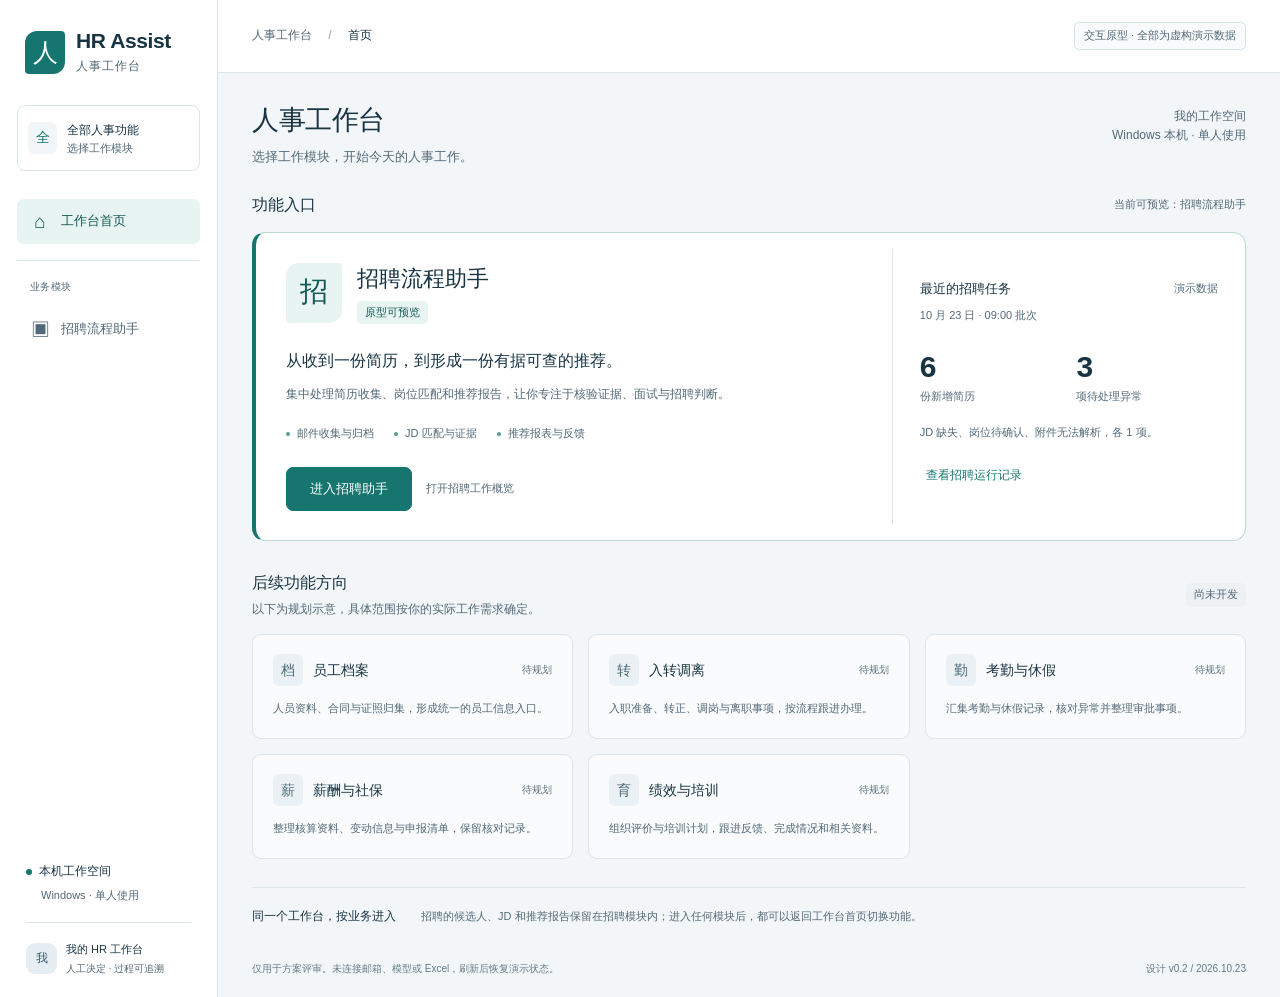
<file: prototype/index.html>
<!doctype html>
<html lang="zh-CN">
<head>
  <meta charset="utf-8">
  <meta name="viewport" content="width=device-width,initial-scale=1">
  <meta name="color-scheme" content="light">
  <meta http-equiv="Content-Security-Policy" content="default-src 'self'; script-src 'self'; style-src 'self' 'unsafe-inline'; img-src 'self' data:; connect-src 'none'; object-src 'none'; base-uri 'none'">
  <title>HR Assist · 人事工作台原型</title>
  <link rel="stylesheet" href="styles.css">
</head>
<body>
  <a class="skip" href="#content">跳转到工作区</a>
  <div class="shell">
    <aside class="sidebar">
      <a class="brand" href="#home" aria-label="HR Assist 人事工作台首页"><span class="brand-mark">人</span><span><b>HR Assist</b><small>人事工作台</small></span></a>
      <div class="workspace"><span class="workspace-icon" id="workspace-icon">全</span><div><b id="workspace-name">全部人事功能</b><small id="workspace-description">选择工作模块</small></div></div>
      <nav id="main-nav" aria-label="主导航"></nav>
      <div class="sidebar-bottom"><span class="connection-dot"></span><b>本机工作空间</b><p>Windows · 单人使用</p><div class="sidebar-owner"><span class="avatar small">我</span><span>我的 HR 工作台<small>人工决定 · 过程可追溯</small></span></div></div>
    </aside>
    <div class="main-wrap">
      <header class="topbar"><div class="breadcrumb" id="breadcrumb">人事工作台 <span>/</span> <b>首页</b></div><div class="demo-pill">交互原型 · 全部为虚构演示数据</div></header>
      <main id="content">
        <div id="page"></div>
        <footer class="app-footer"><span>仅用于方案评审。未连接邮箱、模型或 Excel，刷新后恢复演示状态。</span><span>设计 v0.2 / 2026.10.23</span></footer>
      </main>
    </div>
  </div>
  <div id="toast" class="toast" role="status" aria-live="polite" hidden></div>
  <script src="app.js"></script>
</body>
</html>
</file>
<file: prototype/styles.css>
:root{--ink:#183443;--secondary:#526977;--teal:#16766f;--teal-dark:#135a55;--teal-tint:#e8f4f1;--paper:#fff;--canvas:#f3f6f8;--line:#dce5e9;--amber:#986116;--amber-tint:#fff4df;--red:#ac4348;--red-tint:#fbeeee;--blue:#356583;--blue-tint:#eaf2f8;--radius:12px;font-family:"Microsoft YaHei UI","Microsoft YaHei","Segoe UI",sans-serif;color:var(--ink);font-size:14px;line-height:1.6;font-synthesis:none}
*{box-sizing:border-box}body{margin:0;background:var(--canvas)}button,input,select,textarea{font:inherit}button,a,input,select{touch-action:manipulation}button{cursor:pointer}button:disabled{cursor:default;opacity:.6}button:focus-visible,a:focus-visible,input:focus-visible,select:focus-visible,summary:focus-visible{outline:3px solid #459cba;outline-offset:3px}a{color:var(--teal);text-decoration:none}button{color:inherit}h1,h2,h3,h4,p{margin:0}h1{font-size:27px;line-height:1.4;font-weight:650;letter-spacing:-.5px}h2{font-size:18px;line-height:1.5;font-weight:650}h3{font-size:15px;font-weight:650}small{font-size:12px}b,strong{font-weight:650}table{border-collapse:collapse;width:100%}th{text-align:left;font-weight:500;color:var(--secondary);font-size:12px;background:#f7f9fa}td,th{padding:14px 17px;border-bottom:1px solid var(--line);vertical-align:middle}td{font-size:13px}tbody tr:last-child td{border-bottom:none}th.nowrap,td.nowrap{white-space:nowrap}.skip{position:absolute;left:12px;top:-80px;background:white;padding:12px;z-index:10}.skip:focus{top:12px}.shell{display:grid;grid-template-columns:218px minmax(0,1fr);min-height:100vh}.sidebar{padding:28px 17px 20px;background:var(--paper);border-right:1px solid var(--line);display:flex;flex-direction:column;gap:28px}.brand{display:flex;align-items:center;gap:11px;padding:0 8px;color:var(--ink)}.brand-mark{width:40px;height:43px;border-radius:12px 4px 12px 4px;background:var(--teal);color:#fff;display:grid;place-items:center;font-size:25px;font-family:"DengXian","Microsoft YaHei",sans-serif}.brand b{font-family:"Segoe UI",sans-serif;font-size:21px;line-height:1.25;display:block;letter-spacing:-.4px}.brand small{color:var(--secondary);letter-spacing:1px}.workspace{display:flex;gap:10px;align-items:center;border:1px solid var(--line);border-radius:8px;padding:12px 10px}.workspace-icon{background:var(--canvas);border-radius:6px;width:29px;height:32px;display:grid;place-items:center;color:var(--teal)}.workspace b{font-size:12px}.workspace small{display:block;font-size:11px;color:var(--secondary)}nav{display:grid;gap:7px}.nav-item{display:flex;align-items:center;gap:11px;width:100%;background:transparent;border:0;border-radius:7px;padding:12px 13px;text-align:left;color:var(--secondary);font-size:13px;min-height:45px}.nav-item:hover{background:var(--canvas)}.nav-item.active{background:var(--teal-tint);color:var(--teal-dark);font-weight:650}.nav-glyph{width:20px;font-family:"Segoe UI Symbol",sans-serif;font-size:19px;text-align:center;line-height:1}.nav-number{margin-left:auto;min-width:21px;text-align:center;font-size:11px;background:var(--paper);border-radius:5px}.sidebar-bottom{margin-top:auto;padding:80px 9px 0;font-size:11px;color:var(--secondary)}.sidebar-bottom>b{font-size:12px;color:var(--ink)}.sidebar-bottom>p{padding:5px 0 18px 15px}.connection-dot{display:inline-block;width:6px;height:6px;border-radius:50%;background:var(--teal);margin-right:7px}.sidebar-owner{border-top:1px solid var(--line);padding-top:18px;display:flex;gap:9px;align-items:center;color:var(--ink)}.sidebar-owner small{display:block;font-size:10px;color:var(--secondary);padding-top:2px}.avatar{display:inline-grid;place-items:center;width:36px;height:36px;background:#e7eef3;color:#365b70;border-radius:9px;font-size:14px;flex:none}.avatar.small{height:31px;width:31px;font-size:12px}.main-wrap{min-width:0}.topbar{min-height:73px;padding:18px 34px;border-bottom:1px solid var(--line);background:var(--paper);display:flex;justify-content:space-between;align-items:center;gap:14px;flex-wrap:wrap}.breadcrumb{font-size:12px;color:var(--secondary)}.breadcrumb span{margin:0 13px;color:#91a2ac}.breadcrumb b{font-weight:500;color:var(--ink)}.demo-pill{border:1px solid #d4e3e8;border-radius:5px;padding:4px 9px;color:var(--secondary);font-size:11px;background:#f8fafb}main{padding:29px 34px 20px;max-width:1600px;margin:0 auto}.page-heading{display:flex;align-items:flex-start;justify-content:space-between;gap:20px;flex-wrap:wrap;margin-bottom:25px}.page-heading p{margin-top:7px;color:var(--secondary);font-size:13px}.heading-meta{color:var(--secondary);font-size:12px;padding-top:5px;text-align:right}.button{display:inline-flex;justify-content:center;align-items:center;gap:7px;background:var(--paper);border:1px solid #c9d8de;border-radius:7px;padding:9px 15px;font-size:12px;line-height:1.5;min-height:37px;white-space:nowrap}.button:hover{background:#edf4f5}.button.primary{color:#fff;background:var(--teal);border-color:var(--teal)}.button.primary:hover{background:var(--teal-dark)}.button.subtle{background:transparent;border-color:transparent;color:var(--teal);padding-left:5px;padding-right:5px}.button.compact{min-height:31px;padding:6px 10px;font-size:11px}.actions{display:flex;align-items:center;gap:9px;flex-wrap:wrap}.run-ribbon{display:flex;justify-content:space-between;gap:24px;align-items:center;background:var(--teal-dark);color:#fff;border-radius:13px;padding:22px 25px}.run-ribbon h2{font-size:20px;margin:6px 0 7px}.run-ribbon p{font-size:12px;color:#cbe3de;max-width:590px;line-height:1.8}.ribbon-label{display:flex;align-items:center;gap:9px;color:#d4ebe6;font-size:11px}.ribbon-label .dot{width:7px;height:7px;background:#91d7bf;border-radius:50%}.run-ribbon .button{border-color:#a0c5bc;background:#fff;color:var(--teal-dark);flex:none}.metrics{display:grid;grid-template-columns:repeat(4,1fr);background:var(--paper);border:1px solid var(--line);border-radius:var(--radius);margin:18px 0 25px;padding:19px 0}.metric{padding:0 25px;border-right:1px solid var(--line)}.metric:last-child{border-right:none}.metric-label{font-size:12px;color:var(--secondary)}.metric-number{font-family:"Segoe UI",sans-serif;font-size:31px;font-weight:600;line-height:1.35;margin:5px 0 4px;letter-spacing:-1px}.metric-number small{font-size:12px;font-weight:400;letter-spacing:0;margin-left:7px;color:var(--secondary);font-family:"Microsoft YaHei",sans-serif}.metric-note{font-size:11px;color:var(--secondary)}.section-grid{display:grid;grid-template-columns:minmax(0,1.65fr) minmax(280px,1fr);gap:22px;align-items:start}.panel{border:1px solid var(--line);border-radius:var(--radius);background:var(--paper);overflow:hidden}.panel-head{display:flex;justify-content:space-between;align-items:center;gap:12px;padding:20px 22px;border-bottom:1px solid var(--line);flex-wrap:wrap}.panel-head h2{font-size:16px}.panel-head p{font-size:11px;color:var(--secondary);margin-top:4px}.panel-body{padding:21px 22px}.muted{color:var(--secondary)}.tiny{font-size:11px}.badge{display:inline-flex;align-items:center;padding:3px 8px;border-radius:5px;font-size:11px;line-height:1.6;white-space:nowrap;background:#edf1f4;color:var(--secondary)}.badge.strong{color:var(--teal-dark);background:var(--teal-tint)}.badge.recommend{color:var(--blue);background:var(--blue-tint)}.badge.hold{color:var(--amber);background:var(--amber-tint)}.badge.reject{color:var(--red);background:var(--red-tint)}.badge.neutral{color:#546674;background:#edf1f4}.score{font-family:"Segoe UI",sans-serif;font-weight:650;font-size:20px;font-variant-numeric:tabular-nums;white-space:nowrap}.score small{color:var(--secondary);font-size:11px;font-weight:400}.candidate-cell{display:flex;gap:10px;align-items:center}.candidate-name{font-weight:600;font-size:12px}.candidate-subtitle{font-size:11px;color:var(--secondary);margin-top:3px}.candidate-link{background:none;border:0;padding:0;color:var(--ink);text-align:left}.candidate-link:hover .candidate-name{color:var(--teal);text-decoration:underline}.table-scroll{overflow:auto}.compact-table td,.compact-table th{padding:13px 19px}.queue-item{padding:17px 0;border-bottom:1px solid var(--line)}.queue-item:first-child{padding-top:0}.queue-item:last-child{border-bottom:0;padding-bottom:0}.queue-item-top{display:flex;justify-content:space-between;gap:10px;align-items:center}.queue-item-top b{font-size:13px}.queue-item p{color:var(--secondary);font-size:12px;padding-top:7px;line-height:1.8}.queue-item .button{margin-top:7px}.notice{background:var(--blue-tint);color:#34566a;border-radius:7px;padding:12px 15px;font-size:12px;line-height:1.8}.notice.warning{background:var(--amber-tint);color:#835416}.notice.success{background:var(--teal-tint);color:var(--teal-dark)}.notice.neutral{background:#eef2f5;color:var(--secondary)}.mt{margin-top:20px}.mt-small{margin-top:10px}.mb{margin-bottom:20px}.distribution{display:flex;flex-wrap:wrap;gap:9px 18px;margin:16px 0 0;padding-top:16px;border-top:1px solid var(--line);font-size:11px;color:var(--secondary)}.distribution strong{color:var(--ink);margin-left:5px}.legend-dot{display:inline-block;width:6px;height:6px;margin-right:5px;border-radius:50%;background:var(--teal)}.legend-dot.blue{background:var(--blue)}.legend-dot.amber{background:var(--amber)}.legend-dot.red{background:var(--red)}.legend-dot.gray{background:#8d9ca5}.filter-bar{display:flex;gap:12px;align-items:end;flex-wrap:wrap;margin:0 0 19px}.field{display:grid;gap:6px;min-width:165px;font-size:11px;color:var(--secondary)}.field.search{min-width:240px;flex:1}.field input,.field select{min-width:0;border:1px solid #c9d8de;border-radius:6px;padding:9px 11px;background:var(--paper);color:var(--ink);font-size:12px;min-height:38px;width:100%}.filter-count{font-size:12px;color:var(--secondary);margin-left:auto;padding-bottom:10px}.selected-row{background:#f1f8f6}.empty{padding:42px 24px;text-align:center;color:var(--secondary)}.detail-panel{margin-top:22px;border:1px solid #b6d4cd;border-radius:12px;overflow:hidden;background:var(--paper)}.detail-heading{padding:22px 25px;display:flex;justify-content:space-between;gap:15px;flex-wrap:wrap;align-items:center;background:#f7fbfa;border-bottom:1px solid var(--line)}.detail-heading h2{font-size:19px;display:flex;align-items:center;gap:12px;flex-wrap:wrap}.detail-heading p{font-size:12px;color:var(--secondary);margin-top:5px}.detail-score{font-family:"Segoe UI",sans-serif;font-size:33px;line-height:1;font-weight:600}.detail-score small{font-size:13px;font-weight:400;color:var(--secondary)}.detail-content{display:grid;grid-template-columns:minmax(230px,.85fr) minmax(0,1.5fr);gap:26px;padding:23px 25px}.score-rows{display:grid;gap:15px;margin-top:15px}.score-row-top{display:flex;justify-content:space-between;font-size:12px;margin-bottom:6px}.score-track{height:5px;background:#e9eff2;border-radius:3px;overflow:hidden}.score-fill{height:100%;background:#3f9389;border-radius:3px}.detail-facts{display:grid;grid-template-columns:90px 1fr;gap:9px 12px;margin:18px 0 0;font-size:12px}.detail-facts dt{color:var(--secondary)}.detail-facts dd{margin:0;overflow-wrap:anywhere}.evidence-pair{display:grid;grid-template-columns:1fr 1fr;gap:12px;margin-top:15px}.evidence-box{padding:14px 16px;border-radius:8px;background:#f4f7f9;border:1px solid #e1e9ed}.evidence-box.resume{background:#f0f7f4;border-color:#d5e6df}.evidence-label{font-size:11px;color:var(--secondary);display:flex;justify-content:space-between;gap:8px}.evidence-box blockquote{font-size:12px;line-height:1.9;margin:10px 0 0;color:var(--ink)}.evidence-caption{padding:12px 0 0;font-size:12px;color:var(--secondary)}.detail-bottom{padding:14px 25px;border-top:1px solid var(--line);display:flex;gap:15px;justify-content:space-between;flex-wrap:wrap;color:var(--secondary);font-size:11px}.tabs-inline{display:flex;gap:18px;border-bottom:1px solid var(--line);margin-top:16px;flex-wrap:wrap}.tabs-inline button{background:none;border:0;border-bottom:2px solid transparent;padding:10px 0;color:var(--secondary);font-size:12px}.tabs-inline button.active{color:var(--teal);border-color:var(--teal);font-weight:650}.jd-grid{display:grid;grid-template-columns:repeat(2,minmax(0,1fr));gap:20px}.job-card{background:var(--paper);border:1px solid var(--line);border-radius:10px;padding:22px}.job-top{display:flex;justify-content:space-between;gap:15px;align-items:flex-start}.job-card h2{font-size:17px}.job-card p{font-size:12px;color:var(--secondary);margin-top:11px;line-height:1.9}.job-meta{margin-top:17px;padding-top:14px;border-top:1px solid var(--line);display:flex;gap:18px;font-size:11px;flex-wrap:wrap;color:var(--secondary)}.job-card details{margin-top:15px;font-size:12px}.job-card summary{color:var(--teal);cursor:pointer;padding:7px 0}.jd-requirements{padding:12px 0 0;margin:0 0 0 18px;color:var(--secondary);line-height:2}.report-strip{display:flex;gap:18px;align-items:center;justify-content:space-between;flex-wrap:wrap;padding:20px 22px;border:1px solid var(--line);border-radius:10px;background:var(--paper);margin-bottom:20px}.file-icon{background:var(--teal-tint);color:var(--teal);border-radius:8px;padding:12px 13px;font-family:"Segoe UI",sans-serif;font-size:13px;font-weight:700}.file-label{display:flex;gap:13px;align-items:center;min-width:0}.file-label h2{font-size:16px}.file-label p{color:var(--secondary);font-size:11px;margin-top:4px;overflow-wrap:anywhere}.manual-table{min-width:1000px}.manual-table th.manual{background:#e9f3ef;color:var(--teal-dark)}.manual-table td.manual{background:#f7faf8}.read-only-label{border:1px solid #c5d9d1;color:var(--teal-dark);border-radius:4px;padding:2px 6px;font-size:10px}.change-list{display:grid;gap:8px;font-size:12px;margin-top:13px}.change-list div{display:grid;grid-template-columns:130px 1fr;gap:12px}.feedback-grid{display:grid;grid-template-columns:1fr 1fr;gap:20px;margin-top:20px}.feedback-stat{font-family:"Segoe UI",sans-serif;font-size:30px;font-weight:600}.feedback-stat small{font-size:12px;color:var(--secondary);font-family:"Microsoft YaHei",sans-serif;font-weight:400;margin-left:8px}.status-inline{display:flex;justify-content:space-between;gap:15px;align-items:center;flex-wrap:wrap}.timeline{list-style:none;margin:0;padding:0}.timeline li{display:grid;grid-template-columns:69px 18px 1fr;gap:13px;position:relative;padding-bottom:24px}.timeline li:last-child{padding-bottom:0}.timeline-time{font-size:11px;color:var(--secondary);font-variant-numeric:tabular-nums;padding-top:2px}.timeline-mark{position:relative}.timeline-mark:before{content:"";position:absolute;top:5px;left:3px;width:8px;height:8px;border-radius:50%;background:var(--teal)}.timeline-mark:after{content:"";position:absolute;top:18px;bottom:-19px;left:6px;width:1px;background:var(--line)}.timeline li:last-child .timeline-mark:after{display:none}.timeline h3{font-size:13px}.timeline p{font-size:12px;color:var(--secondary);padding-top:4px;line-height:1.8}.code-label{font-size:11px;background:#edf2f4;border-radius:4px;padding:3px 7px;color:var(--secondary);font-family:"Segoe UI",sans-serif}.settings-grid{display:grid;grid-template-columns:repeat(2,minmax(0,1fr));gap:20px}.setting-row{display:grid;grid-template-columns:110px 1fr;gap:15px;border-bottom:1px solid var(--line);padding:13px 0;font-size:12px}.setting-row:first-child{padding-top:0}.setting-row:last-child{border:0;padding-bottom:0}.setting-row dt{color:var(--secondary)}.setting-row dd{margin:0;overflow-wrap:anywhere}.settings-grid dl{margin:0}.path{overflow-wrap:anywhere;font-family:"Segoe UI","Microsoft YaHei",sans-serif;font-size:11px}.checklist{padding-left:19px;color:var(--secondary);font-size:12px;line-height:2}.app-footer{display:flex;gap:12px;justify-content:space-between;flex-wrap:wrap;margin-top:34px;color:#647a86;font-size:10px}.toast{position:fixed;bottom:24px;left:50%;transform:translateX(-50%);z-index:20;background:var(--ink);color:#fff;border-radius:8px;padding:13px 19px;max-width:calc(100% - 32px);font-size:12px;box-shadow:0 8px 25px #18344325}.progress-line{height:5px;background:#d7e5e8;border-radius:3px;margin-top:10px;overflow:hidden}.progress-line span{display:block;background:var(--teal);height:100%;width:0;transition:width .2s}.sim-message{font-size:12px;margin-top:12px;color:var(--teal-dark)}[hidden]{display:none!important}.text-link{color:var(--teal);background:none;border:0;padding:3px 0;font-size:12px}.text-link:hover{text-decoration:underline}
@media(min-width:1500px){main{padding:34px 42px}.topbar{padding-left:42px;padding-right:42px}}
@media(max-width:1150px){.shell{grid-template-columns:190px minmax(0,1fr)}.sidebar{padding-left:12px;padding-right:12px}.section-grid{grid-template-columns:minmax(0,1.4fr) minmax(250px,1fr)}main{padding:25px 23px}.topbar{padding-left:23px;padding-right:23px}.metric{padding:0 17px}.detail-content{grid-template-columns:1fr 1.4fr;gap:20px}.evidence-pair{grid-template-columns:1fr}.compact-table td,.compact-table th{padding-left:14px;padding-right:14px}.overview-company{display:none}}
@media(max-width:930px){.shell{grid-template-columns:170px minmax(0,1fr)}.sidebar{padding:23px 9px}.brand{padding:0 5px;gap:7px}.brand b{font-size:19px}.workspace{padding:10px 7px}.workspace small{font-size:10px}.nav-item{padding:11px 10px;font-size:12px}.section-grid{grid-template-columns:1fr}.queue-list{display:grid;grid-template-columns:repeat(3,minmax(0,1fr));gap:18px}.queue-item{padding:0;border:0}.queue-item-top{display:block}.queue-item-top .badge{margin-top:7px}.detail-content{grid-template-columns:1fr}.evidence-pair{grid-template-columns:1fr 1fr}.jd-grid,.settings-grid,.feedback-grid{grid-template-columns:1fr}.metrics{grid-template-columns:repeat(2,1fr);row-gap:18px}.metric:nth-child(2){border:0}.metric:nth-child(n+3){border-top:1px solid var(--line);padding-top:16px}.run-ribbon{align-items:flex-start;flex-direction:column;gap:15px}h1{font-size:25px}}
@media(max-width:660px){.shell{display:block}.sidebar{padding:17px 18px 10px;border-right:0;border-bottom:1px solid var(--line);gap:17px}.brand-mark{width:34px;height:36px;font-size:23px}.brand small{font-size:10px}.workspace,.sidebar-bottom{display:none}nav{display:grid;grid-template-columns:repeat(3,minmax(0,1fr));gap:5px}.nav-item{justify-content:center;padding:9px 4px;gap:5px;font-size:11px;min-height:38px}.nav-glyph{font-size:15px;width:16px}.nav-number{display:none}.topbar{padding:12px 18px;min-height:auto;gap:9px}.breadcrumb{font-size:11px}.demo-pill{font-size:10px}.breadcrumb span{margin:0 8px}main{padding:23px 17px 18px}.page-heading{gap:10px;margin-bottom:19px}h1{font-size:23px}.page-heading p{font-size:12px}.heading-meta{text-align:left;font-size:11px}.run-ribbon{padding:20px}.run-ribbon h2{font-size:18px}.metric{padding-left:18px;padding-right:12px}.metric-number{font-size:29px}.metric-note{font-size:10px}.panel-head{padding:17px}.panel-body{padding:18px}.queue-list{grid-template-columns:1fr}.queue-item{border-bottom:1px solid var(--line);padding-bottom:15px}.queue-item-top{display:flex}.queue-item-top .badge{margin-top:0}.evidence-pair{grid-template-columns:1fr}.detail-heading{padding:18px}.detail-content{padding:18px}.detail-bottom{padding:13px 18px}.field{min-width:130px;flex:1}.field.search{min-width:100%;flex:auto}.filter-count{margin-left:0;padding-bottom:0}.filter-bar{gap:10px}.filter-bar input,.filter-bar select{font-size:16px}.candidate-table{min-width:740px}.overview-table{min-width:440px}.panel-head h2{font-size:15px}.job-card{padding:18px}.setting-row{grid-template-columns:90px 1fr;gap:10px}.button{min-height:42px}.compact-table td,.compact-table th{padding:13px}.timeline li{grid-template-columns:56px 13px 1fr;gap:9px}.timeline-time{font-size:10px}.timeline-mark:before{left:0}.timeline-mark:after{left:3px}.file-label h2{font-size:14px}.app-footer{font-size:10px;line-height:1.8}.toast{bottom:15px}.change-list div{grid-template-columns:1fr;gap:3px}}
@media(prefers-reduced-motion:reduce){*{transition:none!important;scroll-behavior:auto!important}}

/* Platform entry sits one level above recruitment's own navigation. */
.nav-section-label{font-size:10px;color:var(--secondary);padding:18px 13px 5px;border-top:1px solid var(--line);margin-top:9px;letter-spacing:.4px}
.home-section-heading{display:flex;justify-content:space-between;align-items:center;gap:16px;flex-wrap:wrap;margin-bottom:15px}
.home-section-heading h2{font-size:16px}
.home-section-heading p{font-size:12px;color:var(--secondary);margin-top:5px}
.module-launch{display:grid;grid-template-columns:minmax(0,1.8fr) minmax(260px,1fr);background:var(--paper);border:1px solid #bed8d2;border-left:4px solid var(--teal);border-radius:13px;overflow:hidden}
.module-intro{padding:29px 30px}
.module-identity{display:flex;align-items:center;gap:15px}
.module-icon{display:grid;place-items:center;flex:none;width:56px;height:60px;background:var(--teal-tint);color:var(--teal-dark);border-radius:13px 4px 13px 4px;font-size:28px}
.module-identity h2{font-size:22px;margin-bottom:5px}
.module-description{margin-top:23px;font-size:16px;font-weight:600;line-height:1.8}
.module-detail{font-size:12px;color:var(--secondary);line-height:1.9;max-width:540px;margin-top:7px}
.module-capabilities{display:flex;flex-wrap:wrap;gap:9px 20px;margin-top:19px;font-size:11px;color:var(--secondary)}
.module-capabilities span{display:flex;align-items:center;gap:7px}
.module-capabilities span:before{content:"";width:4px;height:4px;background:#579e93;border-radius:50%}
.module-entry{display:flex;align-items:center;flex-wrap:wrap;gap:14px;margin-top:25px}
.module-entry .button{padding:11px 23px;font-size:13px}
.module-entry>span{color:var(--secondary);font-size:11px}
.module-activity{padding:30px 27px;margin:16px 0;border-left:1px solid var(--line);display:flex;flex-direction:column;justify-content:center}
.activity-heading{display:flex;justify-content:space-between;align-items:center;gap:10px;flex-wrap:wrap}
.activity-heading h3{font-size:13px}
.activity-date{font-size:11px;color:var(--secondary);margin-top:7px}
.activity-metrics{display:grid;grid-template-columns:1fr 1fr;gap:15px;margin-top:22px;margin-bottom:16px}
.activity-metrics strong{font-size:30px;font-family:"Segoe UI",sans-serif;font-weight:600;display:block;line-height:1.4}
.activity-metrics span{font-size:11px;color:var(--secondary);display:block}
.activity-note{font-size:11px;color:var(--secondary);line-height:1.9;max-width:270px}
.module-activity .button{align-self:flex-start;margin-top:13px}
.future-modules{margin-top:30px}
.planned-grid{display:grid;grid-template-columns:repeat(3,minmax(0,1fr));gap:15px}
.planned-module{padding:19px 20px;border:1px solid var(--line);border-radius:9px;background:#f9fbfc}
.planned-title{display:flex;align-items:center;gap:10px;flex-wrap:wrap}
.planned-title h3{font-size:14px}
.planned-icon{display:grid;place-items:center;width:30px;height:32px;border-radius:6px;background:#eaf0f3;color:#4b6a79;font-size:14px}
.planned-status{font-size:10px;color:#617581;margin-left:auto}
.planned-module p{font-size:11px;color:var(--secondary);line-height:1.9;margin-top:12px}
.home-boundary{display:flex;align-items:baseline;gap:13px 25px;flex-wrap:wrap;border-top:1px solid var(--line);margin-top:28px;padding-top:18px}
.home-boundary b{font-size:12px}
.home-boundary p{font-size:11px;color:var(--secondary);line-height:1.9}
.breadcrumb a{color:var(--secondary)}
.breadcrumb a:hover{color:var(--teal);text-decoration:underline}
@media(max-width:1100px){.planned-grid{grid-template-columns:repeat(2,minmax(0,1fr))}.module-launch{grid-template-columns:minmax(0,1.5fr) minmax(225px,1fr)}.module-intro{padding:25px 23px}.module-activity{padding:25px 21px}}
@media(max-width:850px){.module-launch{grid-template-columns:1fr}.module-activity{margin:0 23px 21px;border-left:0;border-top:1px solid var(--line);padding:20px 0 0}.activity-metrics{grid-template-columns:repeat(2,minmax(0,140px));margin-top:12px}.activity-note{max-width:none}.module-activity .button{margin-top:6px}}
@media(max-width:660px){.nav-section-label{display:none}.home-nav{grid-template-columns:repeat(2,minmax(0,1fr))}.module-intro{padding:22px 19px}.module-identity h2{font-size:19px}.module-icon{width:46px;height:50px;font-size:24px}.module-description{font-size:15px;margin-top:19px}.module-capabilities{gap:8px 15px}.module-entry{gap:9px;margin-top:20px}.module-activity{margin-left:19px;margin-right:19px}.planned-grid{grid-template-columns:1fr}.planned-module{padding:16px 18px}.planned-module p{margin-top:9px}.home-section-heading{gap:8px}.home-section-heading p{font-size:11px}.future-modules{margin-top:24px}.breadcrumb{line-height:1.9}.breadcrumb span{margin:0 6px}}
</file>
